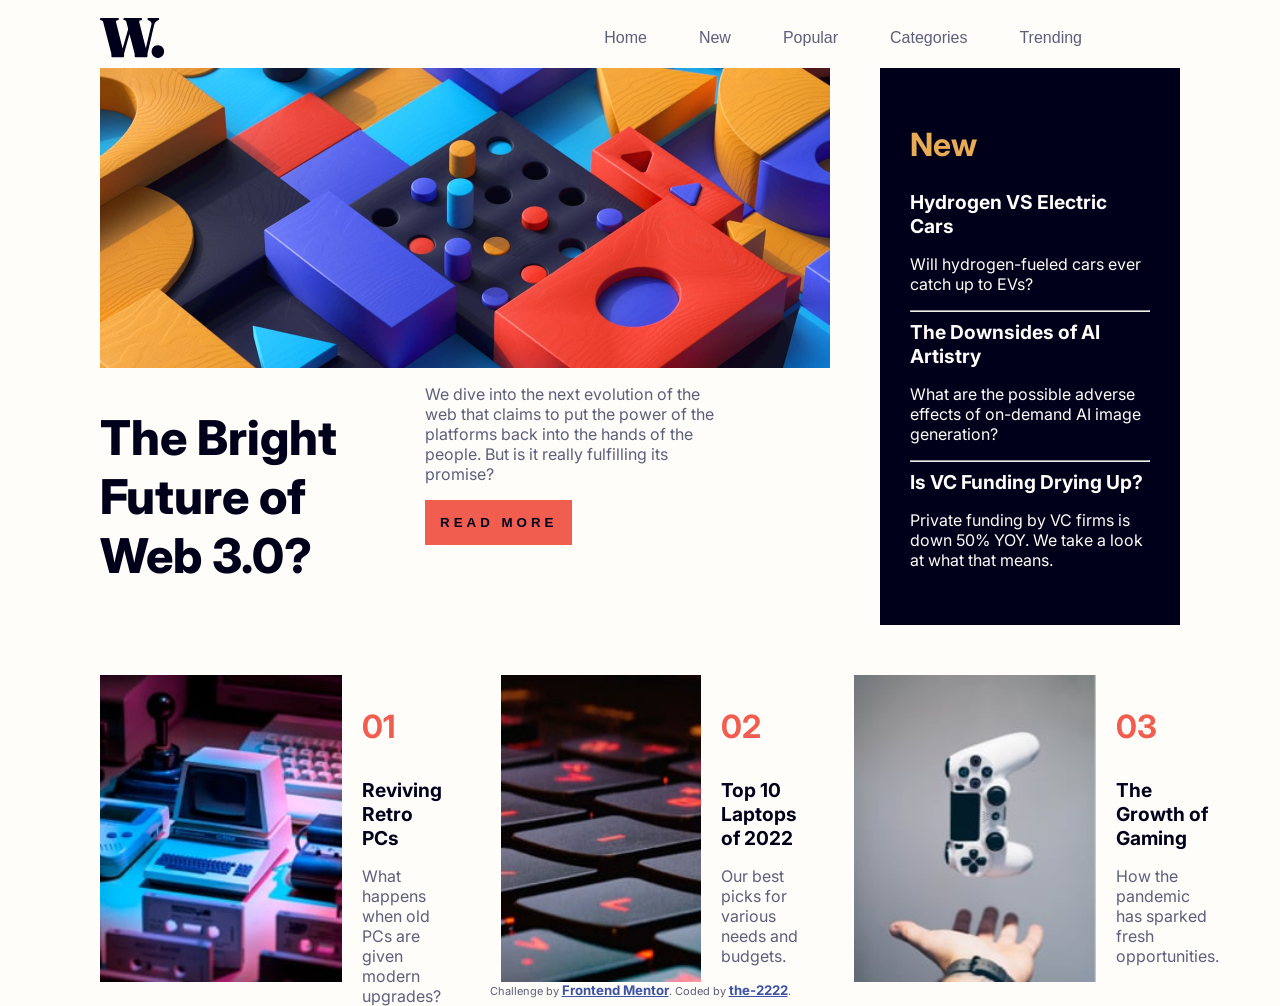
<file: index.html>
<!DOCTYPE html>
<html lang="en">
<head>

<link rel="preconnect" href="https://fonts.googleapis.com">
<link rel="preconnect" href="https://fonts.gstatic.com" crossorigin>
<link href="https://fonts.googleapis.com/css2?family=Inter:ital,opsz,wght@0,14..32,100..900;1,14..32,100..900&display=swap" rel="stylesheet">

  <meta charset="UTF-8">
  <meta name="viewport" content="width=device-width, initial-scale=1.0"> 

  <link rel="icon" type="image/png" sizes="32x32" href="./assets/images/favicon-32x32.png">
  
  
  <link type="text/css" href="./Style.css" rel="stylesheet">
  <title>Frontend Mentor | News homepage</title>

  
</head>
<body>
	


	<div class="bl" id="Kebab">
		<div class="blmenu">
			
				<button type="button"  class="Hamburger" id="HamburgerOFF" onclick="closeMenu()"><img src="./assets/images/icon-menu-close.svg" alt="X"></button>
				<button type="button">Home</button>
				<button type="button">New</button>
				<button type="button">Popular</button>
				<button type="button">Categories</button>
				<button type="button">Trending</button>
				
			
		</div>
	</div>
	<header>
	<img src="./assets/images/logo.svg" alt="H_Logo">
	
	<div>
		<button type="button">Home</button>
		<button type="button">New</button>
		<button type="button">Popular</button>
		<button type="button">Categories</button>
		<button type="button">Trending</button>
		<button type="button"  class="Hamburger" id="HamburgerON" onclick="openMenu()"><img src="./assets/images/icon-menu.svg" alt="Hamburger"></button>
	</div>
	</header>
  
  
	<article>
	
		<div class="Big">
		
			<div>
				<div alt="FajnyObrazek" class="BigImage"></div>
				<div class="White">
					<div>
						<h1>The Bright Future of Web 3.0?</h1>
					</div>
					<div>
						<p>We dive into the next evolution of the web that claims to put the power of the platforms back into the hands of the people. But is it really fulfilling its promise?</p>
						<button type="button">READ MORE</button>
					</div>
				</div>
			</div>
	
			<div class="Black">
				<h2>New</h2>
				
				<a>Hydrogen VS Electric Cars</a>
				<p>Will hydrogen-fueled cars ever catch up to EVs?</p>
				<hr>
				
				<a>The Downsides of AI Artistry</a>
				<p>What are the possible adverse effects of on-demand AI image generation?</p>
				<hr>
				
				<a>Is VC Funding Drying Up?</a>
				<p>Private funding by VC firms is down 50% YOY. We take a look at what that means.</p>
			</div>
			
		</div>
		
		<div class="Other">
			<div>
				<img src="./assets/images/image-retro-pcs.jpg" alt="Computer">
				<div>
					<h3>01</h3>
					<a>Reviving Retro PCs</a>
					<p>What happens when old PCs are given modern upgrades?</p>
				</div>
			</div>
			<div>
				<img src="./assets/images/image-top-laptops.jpg" alt="Keyboard">
				<div>
					<h3>02</h3>
					<a>Top 10 Laptops of 2022</a>
					<p>Our best picks for various needs and budgets.</p>
				</div>
			</div>
			<div>
				<img src="./assets/images/image-gaming-growth.jpg" alt="Gamepad">
				<div>
					<h3>03</h3>
					<a>The Growth of Gaming</a>
					<p>How the pandemic has sparked fresh opportunities.</p>
				</div>
			</div>
		</div>
		
	</article>
  
  <footer class="attribution">
    Challenge by <a href="https://www.frontendmentor.io?ref=challenge">Frontend Mentor</a>. 
    Coded by <a href="https://github.com/the-2222">the-2222</a>.
  </footer>
  
  
  <script src="scripts.js">
	</script>
</body>
</html>
</file>
<file: Style.css>
body
{
	font-family: "Inter", sans-serif;
	font-optical-sizing: auto;
	font-style: normal;
	
	margin-left: 100px;
	margin-right: 100px;
	background-color:hsl(36, 100%, 99%);
	
	color:hsl(236, 13%, 42%);
}


header
{
	display:flex;
	height: 60px;
	justify-content: space-between;
	align-items:center;
}

p
{
	
	font-weight:400;
}

a
{
	font-weight:700;
	font-size:1.2em;
}

h1
{
	font-size: 3em;
	font-weight: 800;
	color:hsl(240, 100%, 5%);
}

h2
{
	font-size: 2em;
	font-weight: 700;
	color:hsl(35, 77%, 62%);
}

h3
{
	font-size: 2em;
	font-weight: 700;
	color:hsl(5, 85%, 63%);
}

header > div > button
{
	outline: none; 
	border: 0;
	font-size: 1em;
	background-color: hsl(36, 100%, 99%);
	color:hsl(236, 13%, 42%);
}

header > div > button:hover
{
	color:hsl(35, 77%, 62%);
}

header > div
{
	display: flex;
	gap: 40px;
}

.blmenu > button
{
	text-align: left;
	outline: none; 
	border: 0;
	font-size: 3em;
	background-color: hsl(36, 100%, 99%);
	color:hsl(236, 13%, 42%);
}

.blmenu > button:hover
{
	color:hsl(35, 77%, 62%);
}

.blmenu > .Hamburger
{
	text-align: right;
}

.White > div > button
{
	border: 0px;
	border-radius:0px;
	
	background-color:hsl(5, 85%, 63%);
	color: hsl(240, 100%, 5%);
	
	font-weight: 700;
	
	padding:15px;
	
	letter-spacing: 4px;
}

.White > div > button:hover
{
	background-color:hsl(240, 100%, 5%);
	color: hsl(5, 85%, 63%);
}

.Big{margin-bottom: 50px;}

article > div
{
	display: flex;
	gap: 50px;
}

.BigImage
{
	width:730px;
	height: 300px;
	
	top: 0; right: 0; bottom: 0; left: 0;
	background-size: cover;
	background-repeat: no-repeat;
	background-image: url("./assets/images/image-web-3-desktop.jpg");
}

.Black
{
	background-color: hsl(240, 100%, 5%);
	
	color: hsl(36, 100%, 99%);
	padding: 30px;
}

.White
{
	display:flex;
	gap:20px;
}

.White > div
{
	width: 305px;
}

.Black > a:hover
{
	color:hsl(35, 77%, 62%);
}

.Other > div
{
	display: flex;
	gap: 20px;
}

.Other > div > div
{
	display: flex;
	flex-direction:column;
}

.Other > div > div > a
{
	color: hsl(240, 100%, 5%);
}

.Other > div > div > a:hover
{
	color: hsl(5, 85%, 63%);
}

.bl
{
	visibility: collapse;
	
	left:0px;
	top:0px;
	position: fixed;
	width: 100%;
	height:100%;
	background-color: rgba(0,0,0,0.5);
	margin:0px;
}

.blmenu
{
	right:0px;
	top:0px;
	position: fixed;
	width: 500px;
	height:100%;
	background-color: hsl(36, 100%, 99%);
	margin:0px;
	
	display:flex;
	flex-direction:column;
}
	
#HamburgerON
{
	visibility:collapse;
}


@media screen and (width < 1000px)
{
	article > div
	{
		flex-direction: column;
	}
	
	.White
	{
		flex-direction: column;
	}
	
	.BigImage
	{
		width:343px;
		height: 300px;
		background-image: url("./assets/images/image-web-3-mobile.jpg");
	}
	
	header > div > button
	{
		visibility: collapse;
	}
	
	#HamburgerON
	{
		visibility: visible;
	}
}

.attribution { font-size: 0.6875rem; text-align: center; }
.attribution a { color: hsl(228, 45%, 44%); }
</file>
